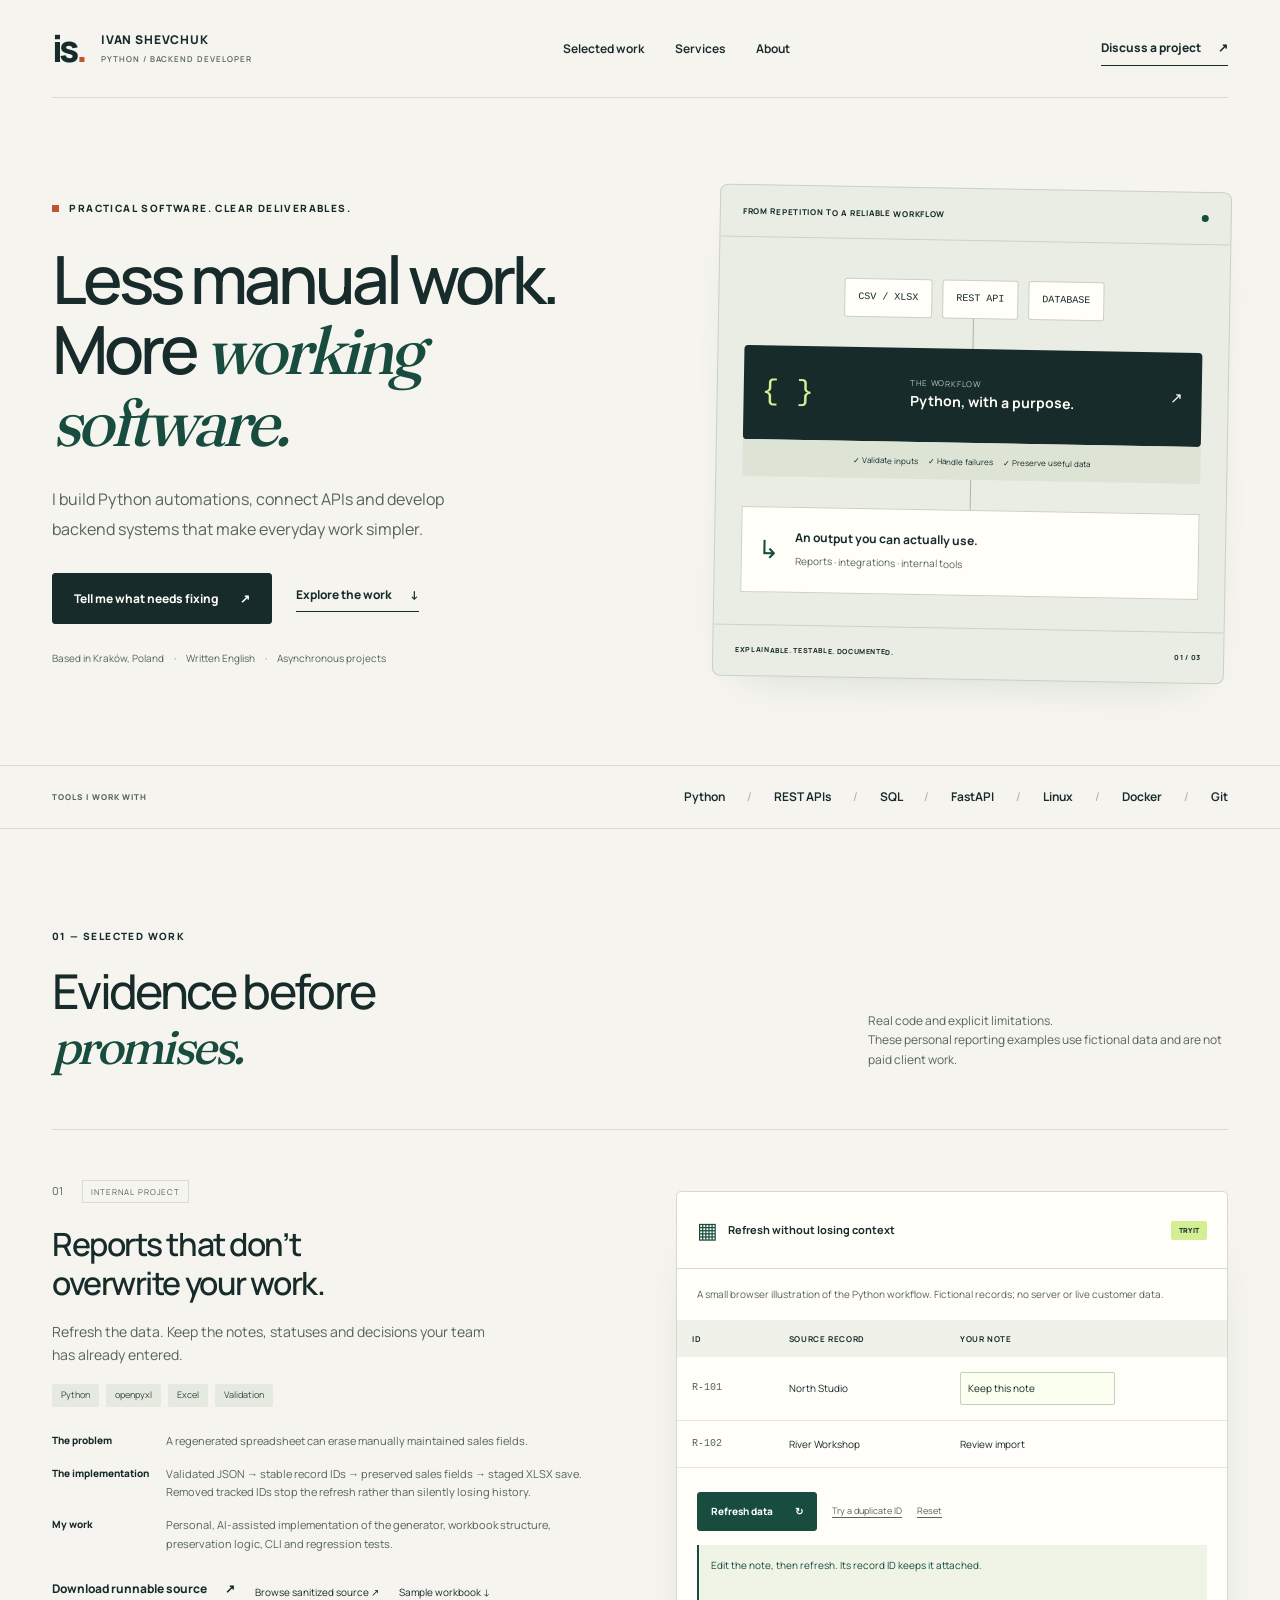
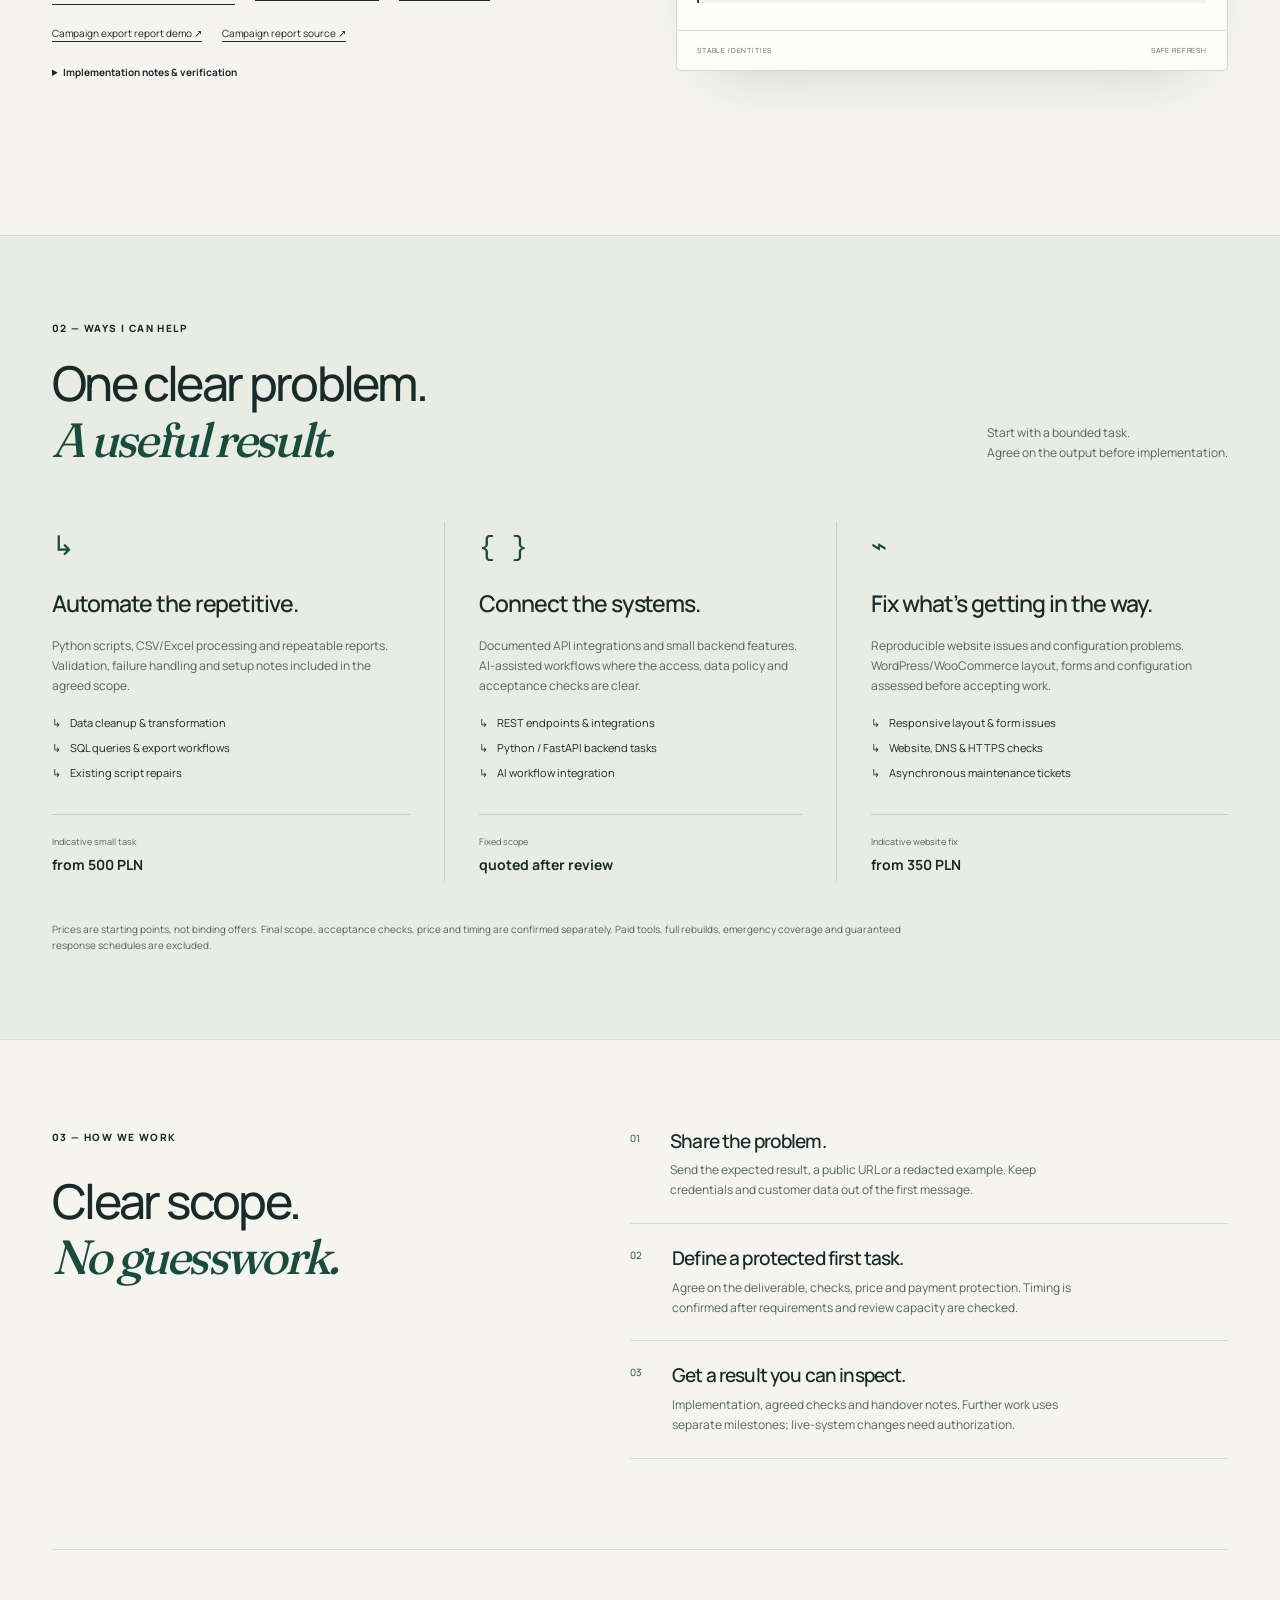
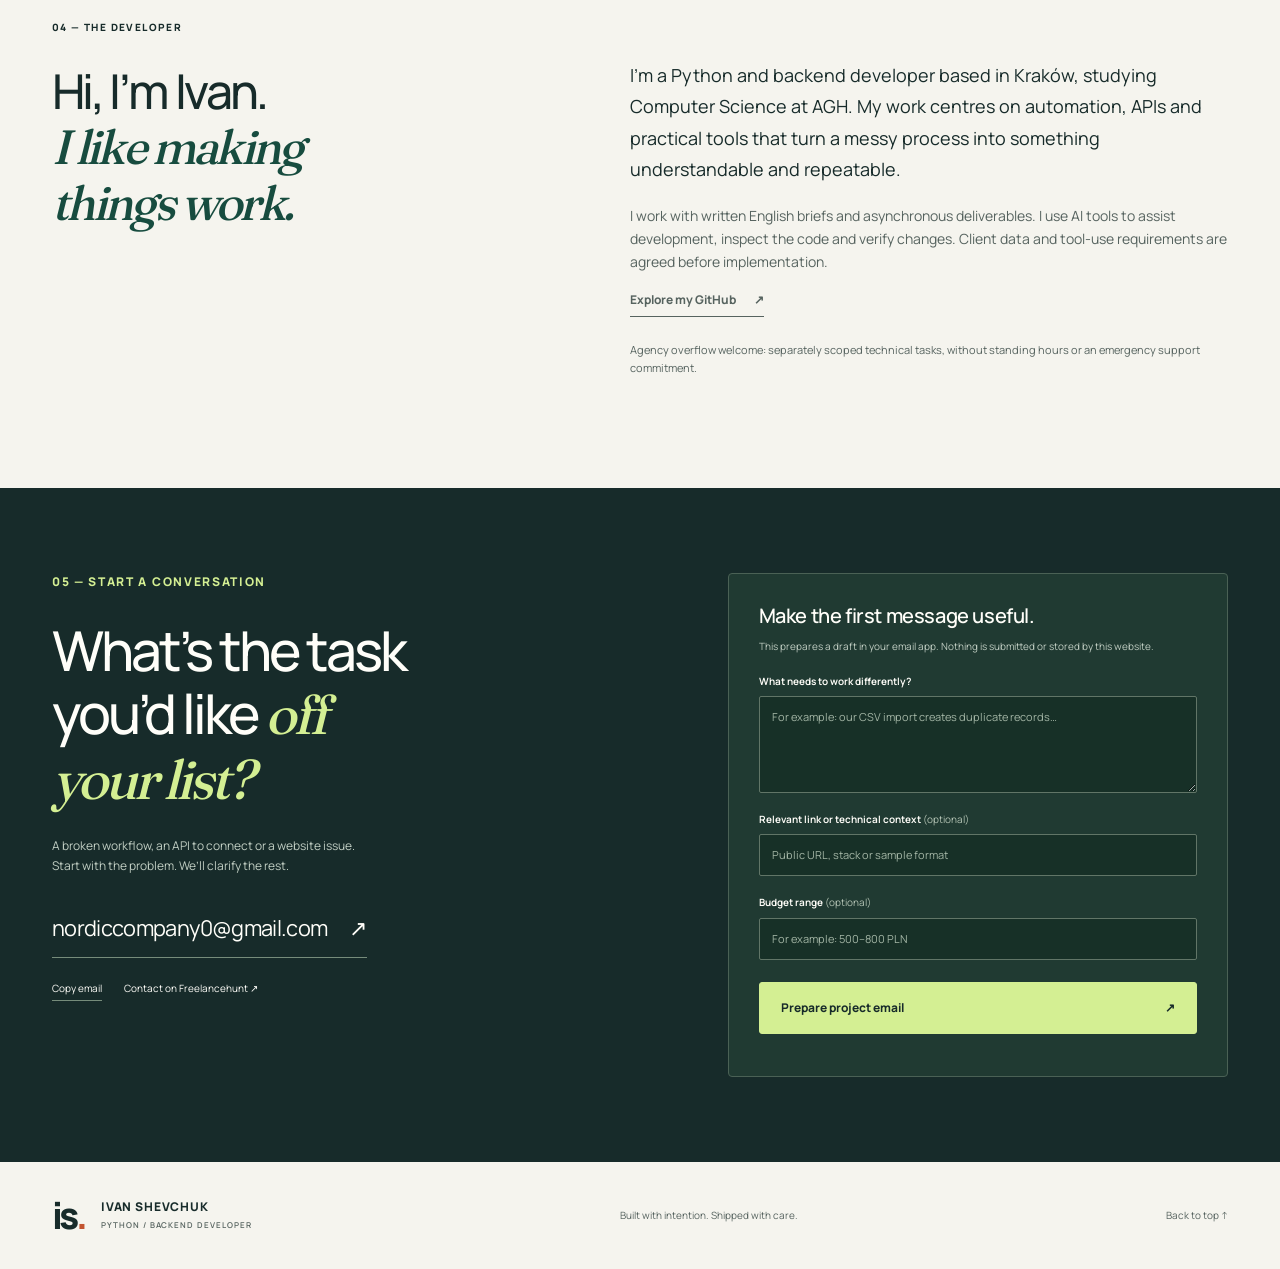
<file: index.html>
<!doctype html>
<html lang="en">
<head>
<meta charset="utf-8"><meta name="viewport" content="width=device-width,initial-scale=1">
<title>Ivan Shevchuk — Python & Backend Developer</title>
<meta name="description" content="Python automation, API integrations and practical backend systems. Explore runnable code, an interactive reporting example and clearly scoped technical services.">
<meta name="theme-color" content="#f5f4ee"><meta property="og:title" content="Ivan Shevchuk — Software that makes work simpler."><meta property="og:description" content="Python automation, APIs and backend systems. Explore the work. Discuss a defined project."><meta property="og:type" content="website">
<link rel="icon" href="/assets/mark.svg" type="image/svg+xml"><link rel="stylesheet" href="/styles.css">
<link rel="preload" href="/assets/fonts/manrope.woff2" as="font" type="font/woff2" crossorigin>
<script type="module" src="/app.js"></script>
<link rel="canonical" href="https://ivanshevchuk0.github.io/">
<meta property="og:url" content="https://ivanshevchuk0.github.io/">
</head>
<body>
<a class="skip" href="#main">Skip to content</a>
<header class="site-header wrap">
<a class="identity" href="#" aria-label="Ivan Shevchuk home"><span class="monogram">is<span>.</span></span><span>IVAN SHEVCHUK<br><small>PYTHON / BACKEND DEVELOPER</small></span></a>
<nav aria-label="Main navigation"><a href="#work">Selected work</a><a href="#services">Services</a><a href="#about">About</a></nav>
<a class="header-contact" href="#contact">Discuss a project <span aria-hidden="true">↗</span></a>
</header>
<main id="main">
<section class="hero wrap" aria-labelledby="hero-title">
<div class="hero-copy"><p class="eyebrow"><span class="square"></span> PRACTICAL SOFTWARE. CLEAR DELIVERABLES.</p>
<h1 id="hero-title">Less manual work.<br>More <em>working<br class="desktop-break"> software.</em></h1>
<p class="hero-description">I build Python automations, connect APIs and develop backend systems that make everyday work simpler.</p>
<div class="hero-actions"><a class="button primary" href="#contact">Tell me what needs fixing <span aria-hidden="true">↗</span></a><a class="text-link" href="#work">Explore the work <span aria-hidden="true">↓</span></a></div>
<p class="hero-meta">Based in Kraków, Poland <span>·</span> Written English <span>·</span> Asynchronous projects</p>
</div>
<div class="system-visual" aria-label="Illustrative architecture: source data moves through Python processing to a useful output">
<div class="system-top"><span>FROM REPETITION TO A RELIABLE WORKFLOW</span><span class="status-dot" aria-hidden="true"></span></div>
<div class="system-pipeline"><div class="source-chips"><span>CSV / XLSX</span><span>REST API</span><span>DATABASE</span></div><div class="connector" aria-hidden="true"></div><div class="processor"><span class="processor-mark" aria-hidden="true">{ }</span><div><small>THE WORKFLOW</small><strong>Python, with a purpose.</strong></div><span aria-hidden="true">↗</span></div><div class="system-checks"><span>✓ Validate inputs</span><span>✓ Handle failures</span><span>✓ Preserve useful data</span></div><div class="connector" aria-hidden="true"></div><div class="output-line"><span class="file-icon" aria-hidden="true">↳</span><div><strong>An output you can actually use.</strong><small>Reports · integrations · internal tools</small></div></div></div>
<div class="system-bottom"><span>EXPLAINABLE. TESTABLE. DOCUMENTED.</span><span>01 / 03</span></div>
</div>
</section>
<div class="capability-strip"><div class="wrap"><span>TOOLS I WORK WITH</span><p>Python <b>/</b> REST APIs <b>/</b> SQL <b>/</b> FastAPI <b>/</b> Linux <b>/</b> Docker <b>/</b> Git</p></div></div>

<section id="work" class="work-section wrap" aria-labelledby="work-title">
<div class="section-heading"><div><p class="eyebrow">01 — SELECTED WORK</p><h2 id="work-title">Evidence before<br><em>promises.</em></h2></div><p>Real code and explicit limitations.<br>These personal reporting examples use fictional data and are not paid client work.</p></div>
<article class="project project-report">
<div class="project-description"><div class="project-number">01 <span>INTERNAL PROJECT</span></div><h3>Reports that don’t<br>overwrite your work.</h3><p class="project-intro">Refresh the data. Keep the notes, statuses and decisions your team has already entered.</p><div class="tags"><span>Python</span><span>openpyxl</span><span>Excel</span><span>Validation</span></div>
<dl class="case-summary"><div><dt>The problem</dt><dd>A regenerated spreadsheet can erase manually maintained sales fields.</dd></div><div><dt>The implementation</dt><dd>Validated JSON → stable record IDs → preserved sales fields → staged XLSX save. Removed tracked IDs stop the refresh rather than silently losing history.</dd></div><div><dt>My work</dt><dd>Personal, AI-assisted implementation of the generator, workbook structure, preservation logic, CLI and regression tests.</dd></div></dl>
<div class="project-links"><a class="text-link" href="/samples/reporting-tool.zip" download>Download runnable source <span aria-hidden="true">↗</span></a><a href="https://github.com/ivanshevchuk0/ivanshevchuk0.github.io/tree/main/examples/reporting">Browse sanitized source ↗</a><a href="/samples/tracker-demo.xlsx" download>Sample workbook ↓</a><a href="/examples/advertising-reporting/example-output/report.html">Campaign export report demo ↗</a><a href="https://github.com/ivanshevchuk0/ivanshevchuk0.github.io/tree/main/examples/advertising-reporting">Campaign report source ↗</a></div>
<details><summary>Implementation notes & verification</summary><p>Two existing regression tests were run for this portfolio: duplicate-input rejection and preservation across growth/reordering. Both passed. The sample download contains fictional records only. This is a local reporting tool, not a CRM or an outreach bot. Sanitized source is available in the dedicated public portfolio repository and as a ZIP download.</p><p>The additional campaign-export report is an offline Python demonstration with fictional Google, Meta and TikTok-labelled data. It validates normalized CSV input and calculates weighted metrics, with 12 passing tests. It does not connect to advertising accounts, change campaigns, generate AI recommendations or establish confirmed sales.</p></details>
</div>
<div class="report-lab"><div class="lab-toolbar"><span class="lab-icon" aria-hidden="true">▦</span><strong>Refresh without losing context</strong><span class="demo-badge">TRY IT</span></div><p class="lab-caption">A small browser illustration of the Python workflow. Fictional records; no server or live customer data.</p>
<div class="table-scroll"><table><caption class="sr-only">Fictional report data with editable notes</caption><thead><tr><th>ID</th><th>Source record</th><th>Your note</th></tr></thead><tbody><tr><td>R-101</td><td>North Studio</td><td><input id="record-note" aria-label="Note for record R-101" value="Keep this note" maxlength="70"></td></tr><tr><td>R-102</td><td>River Workshop</td><td>Review import</td></tr><tr id="added-row" hidden><td>R-103</td><td>New source record</td><td>—</td></tr></tbody></table></div>
<div class="lab-controls"><button id="refresh-demo" class="button compact" type="button">Refresh data <span aria-hidden="true">↻</span></button><button id="duplicate-demo" class="subtle-button" type="button">Try a duplicate ID</button><button id="reset-demo" class="subtle-button" type="button">Reset</button></div>
<div id="lab-result" class="lab-result" role="status">Edit the note, then refresh. Its record ID keeps it attached.</div>
<div class="lab-foot"><span>STABLE IDENTITIES</span><span>SAFE REFRESH</span></div></div>
</article>




</section>

<section id="services" class="services-section" aria-labelledby="services-title"><div class="wrap">
<div class="section-heading"><div><p class="eyebrow">02 — WAYS I CAN HELP</p><h2 id="services-title">One clear problem.<br><em>A useful result.</em></h2></div><p>Start with a bounded task.<br>Agree on the output before implementation.</p></div>
<div class="services-grid"><article><span class="service-symbol" aria-hidden="true">↳</span><h3>Automate the repetitive.</h3><p>Python scripts, CSV/Excel processing and repeatable reports. Validation, failure handling and setup notes included in the agreed scope.</p><ul><li>Data cleanup & transformation</li><li>SQL queries & export workflows</li><li>Existing script repairs</li></ul><p class="service-rate">Indicative small task <strong>from 500 PLN</strong></p></article>
<article><span class="service-symbol" aria-hidden="true">{ }</span><h3>Connect the systems.</h3><p>Documented API integrations and small backend features. AI-assisted workflows where the access, data policy and acceptance checks are clear.</p><ul><li>REST endpoints & integrations</li><li>Python / FastAPI backend tasks</li><li>AI workflow integration</li></ul><p class="service-rate">Fixed scope <strong>quoted after review</strong></p></article>
<article><span class="service-symbol" aria-hidden="true">⌁</span><h3>Fix what’s getting in the way.</h3><p>Reproducible website issues and configuration problems. WordPress/WooCommerce layout, forms and configuration assessed before accepting work.</p><ul><li>Responsive layout & form issues</li><li>Website, DNS & HTTPS checks</li><li>Asynchronous maintenance tickets</li></ul><p class="service-rate">Indicative website fix <strong>from 350 PLN</strong></p></article></div>
<p class="scope-note">Prices are starting points, not binding offers. Final scope, acceptance checks, price and timing are confirmed separately. Paid tools, full rebuilds, emergency coverage and guaranteed response schedules are excluded.</p>
</div></section>

<section class="process-section wrap" aria-labelledby="process-title"><div><p class="eyebrow">03 — HOW WE WORK</p><h2 id="process-title">Clear scope.<br><em>No guesswork.</em></h2></div><ol class="process-list"><li><span>01</span><div><h3>Share the problem.</h3><p>Send the expected result, a public URL or a redacted example. Keep credentials and customer data out of the first message.</p></div></li><li><span>02</span><div><h3>Define a protected first task.</h3><p>Agree on the deliverable, checks, price and payment protection. Timing is confirmed after requirements and review capacity are checked.</p></div></li><li><span>03</span><div><h3>Get a result you can inspect.</h3><p>Implementation, agreed checks and handover notes. Further work uses separate milestones; live-system changes need authorization.</p></div></li></ol></section>

<section id="about" class="about-section wrap" aria-labelledby="about-title"><div class="about-title"><p class="eyebrow">04 — THE DEVELOPER</p><h2 id="about-title">Hi, I’m Ivan.<br><em>I like making<br>things work.</em></h2></div><div class="about-copy"><p>I’m a Python and backend developer based in Kraków, studying Computer Science at AGH. My work centres on automation, APIs and practical tools that turn a messy process into something understandable and repeatable.</p><p>I work with written English briefs and asynchronous deliverables. I use AI tools to assist development, inspect the code and verify changes. Client data and tool-use requirements are agreed before implementation.</p><a class="text-link" href="https://github.com/ivanshevchuk0">Explore my GitHub <span aria-hidden="true">↗</span></a><p class="about-small">Agency overflow welcome: separately scoped technical tasks, without standing hours or an emergency support commitment.</p></div></section>

<section id="contact" class="contact-section" aria-labelledby="contact-title"><div class="wrap contact-grid"><div><p class="eyebrow">05 — START A CONVERSATION</p><h2 id="contact-title">What’s the task<br>you’d like <em>off<br>your list?</em></h2><p>A broken workflow, an API to connect or a website issue.<br>Start with the problem. We’ll clarify the rest.</p><a class="contact-email" href="mailto:nordiccompany0@gmail.com?subject=Technical%20project%20inquiry">nordiccompany0@gmail.com <span aria-hidden="true">↗</span></a><div class="contact-secondary"><button id="copy-email" type="button">Copy email</button><a href="https://freelancehunt.com/en/freelancer/ivan_shevchukk.html">Contact on Freelancehunt ↗</a></div><p id="copy-status" role="status" class="contact-status"></p></div>
<form id="brief-form" class="brief-form" action="mailto:nordiccompany0@gmail.com" method="get"><h3>Make the first message useful.</h3><p>This prepares a draft in your email app. Nothing is submitted or stored by this website.</p><label for="brief-problem">What needs to work differently?</label><textarea id="brief-problem" name="problem" rows="4" required maxlength="2000" placeholder="For example: our CSV import creates duplicate records…"></textarea><label for="brief-context">Relevant link or technical context <span>(optional)</span></label><input id="brief-context" name="context" maxlength="500" placeholder="Public URL, stack or sample format"><label for="brief-budget">Budget range <span>(optional)</span></label><input id="brief-budget" name="budget" maxlength="100" placeholder="For example: 500–800 PLN"><button class="button primary" type="submit">Prepare project email <span aria-hidden="true">↗</span></button><p class="form-status" id="brief-status" role="status"></p><a id="prepared-email" hidden href="mailto:nordiccompany0@gmail.com">Open prepared email draft ↗</a></form>
</div></section>
</main>
<footer class="wrap"><a class="identity" href="#"><span class="monogram">is<span>.</span></span><span>IVAN SHEVCHUK<br><small>PYTHON / BACKEND DEVELOPER</small></span></a><p>Built with intention. Shipped with care.</p><a href="#main">Back to top ↑</a></footer>
</body></html>
</file>
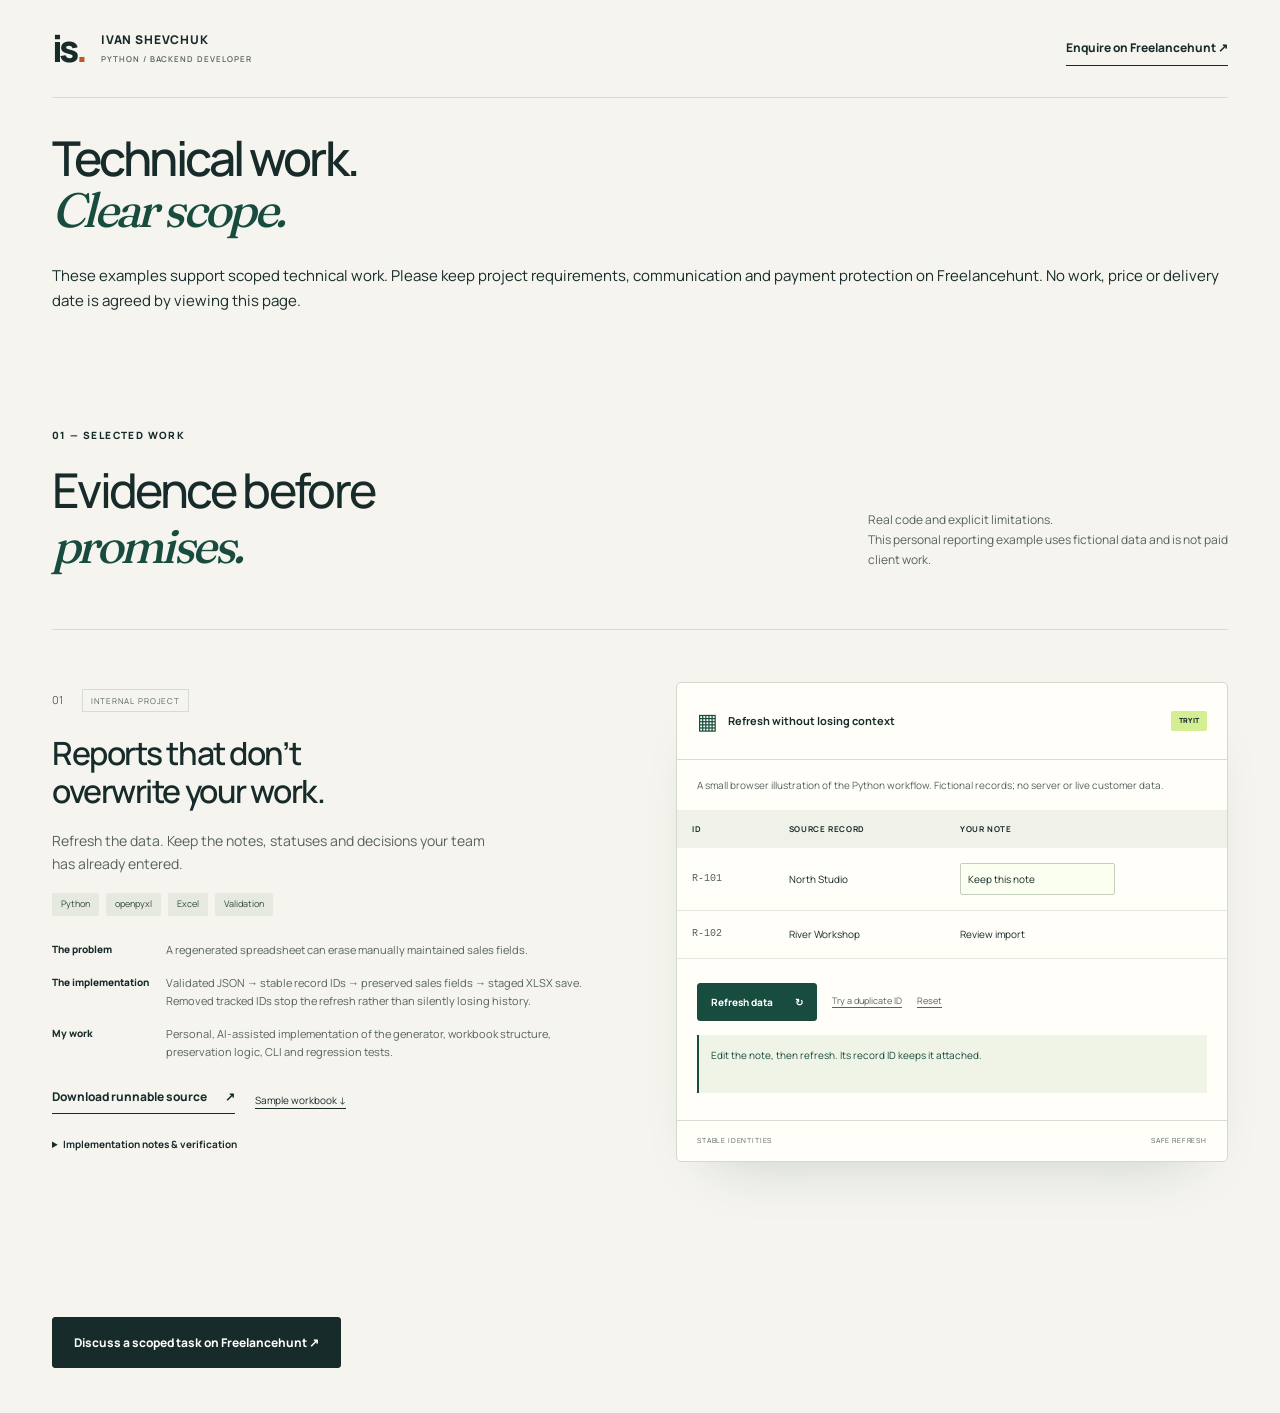
<file: work/index.html>
<!doctype html><html lang="en"><head><meta charset="utf-8"><meta name="viewport" content="width=device-width,initial-scale=1"><title>Technical work examples | Ivan Shevchuk</title><meta name="description" content="Personal reporting automation example with fictional data. Freelancehunt enquiries stay in platform messages."><link rel="icon" href="/assets/mark.svg"><link rel="stylesheet" href="/styles.css"><script type="module" src="/work/work.js"></script><link rel="canonical" href="https://ivanshevchuk0.github.io/work/"><style>.project-links>span{display:none}</style></head><body><header class="site-header wrap"><a class="identity" href="#main"><span class="monogram">is<span>.</span></span><span>IVAN SHEVCHUK<br><small>PYTHON / BACKEND DEVELOPER</small></span></a><a class="header-contact" href="https://freelancehunt.com/en/freelancer/ivan_shevchukk.html">Enquire on Freelancehunt ↗</a></header><main id="main"><div class="wrap" style="padding-top:35px"><h1 style="font-size:48px">Technical work.<br><em>Clear scope.</em></h1><p>These examples support scoped technical work. Please keep project requirements, communication and payment protection on Freelancehunt. No work, price or delivery date is agreed by viewing this page.</p></div><section id="work" class="work-section wrap" aria-labelledby="work-title">
<div class="section-heading"><div><p class="eyebrow">01 — SELECTED WORK</p><h2 id="work-title">Evidence before<br><em>promises.</em></h2></div><p>Real code and explicit limitations.<br>This personal reporting example uses fictional data and is not paid client work.</p></div>
<article class="project project-report">
<div class="project-description"><div class="project-number">01 <span>INTERNAL PROJECT</span></div><h3>Reports that don’t<br>overwrite your work.</h3><p class="project-intro">Refresh the data. Keep the notes, statuses and decisions your team has already entered.</p><div class="tags"><span>Python</span><span>openpyxl</span><span>Excel</span><span>Validation</span></div>
<dl class="case-summary"><div><dt>The problem</dt><dd>A regenerated spreadsheet can erase manually maintained sales fields.</dd></div><div><dt>The implementation</dt><dd>Validated JSON → stable record IDs → preserved sales fields → staged XLSX save. Removed tracked IDs stop the refresh rather than silently losing history.</dd></div><div><dt>My work</dt><dd>Personal, AI-assisted implementation of the generator, workbook structure, preservation logic, CLI and regression tests.</dd></div></dl>
<div class="project-links"><a class="text-link" href="/samples/reporting-tool.zip" download>Download runnable source <span aria-hidden="true">↗</span></a><span>Browse sanitized source ↗</span><a href="/samples/tracker-demo.xlsx" download>Sample workbook ↓</a></div>
<details><summary>Implementation notes & verification</summary><p>Two existing regression tests were run for this portfolio: duplicate-input rejection and preservation across growth/reordering. Both passed. The sample download contains fictional records only. This is a local reporting tool, not a CRM or an outreach bot. Sanitized source is available in the dedicated public portfolio repository and as a ZIP download.</p></details>
</div>
<div class="report-lab"><div class="lab-toolbar"><span class="lab-icon" aria-hidden="true">▦</span><strong>Refresh without losing context</strong><span class="demo-badge">TRY IT</span></div><p class="lab-caption">A small browser illustration of the Python workflow. Fictional records; no server or live customer data.</p>
<div class="table-scroll"><table><caption class="sr-only">Fictional report data with editable notes</caption><thead><tr><th>ID</th><th>Source record</th><th>Your note</th></tr></thead><tbody><tr><td>R-101</td><td>North Studio</td><td><input id="record-note" aria-label="Note for record R-101" value="Keep this note" maxlength="70"></td></tr><tr><td>R-102</td><td>River Workshop</td><td>Review import</td></tr><tr id="added-row" hidden><td>R-103</td><td>New source record</td><td>—</td></tr></tbody></table></div>
<div class="lab-controls"><button id="refresh-demo" class="button compact" type="button">Refresh data <span aria-hidden="true">↻</span></button><button id="duplicate-demo" class="subtle-button" type="button">Try a duplicate ID</button><button id="reset-demo" class="subtle-button" type="button">Reset</button></div>
<div id="lab-result" class="lab-result" role="status">Edit the note, then refresh. Its record ID keeps it attached.</div>
<div class="lab-foot"><span>STABLE IDENTITIES</span><span>SAFE REFRESH</span></div></div>
</article>




</section><div class="wrap" style="padding-bottom:45px"><a class="button primary" href="https://freelancehunt.com/en/freelancer/ivan_shevchukk.html">Discuss a scoped task on Freelancehunt ↗</a></div></main></body></html>
</file>
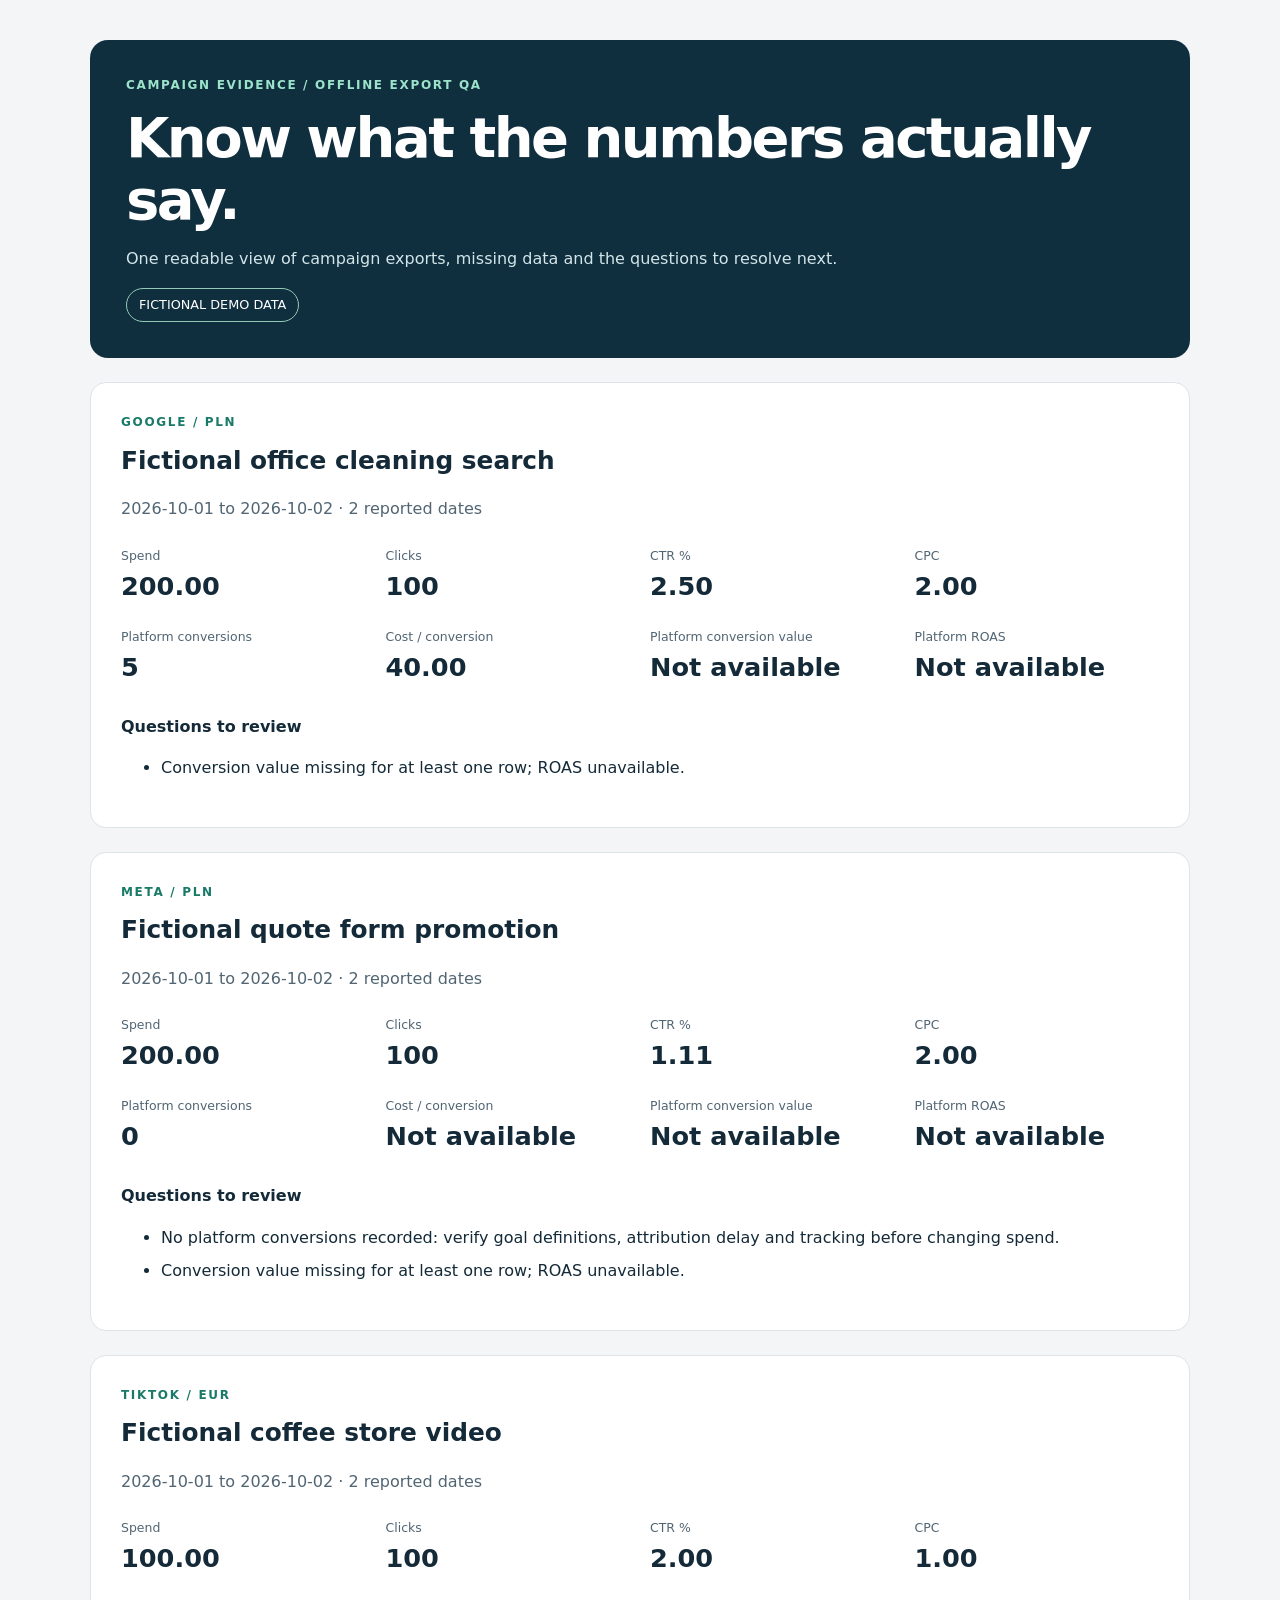
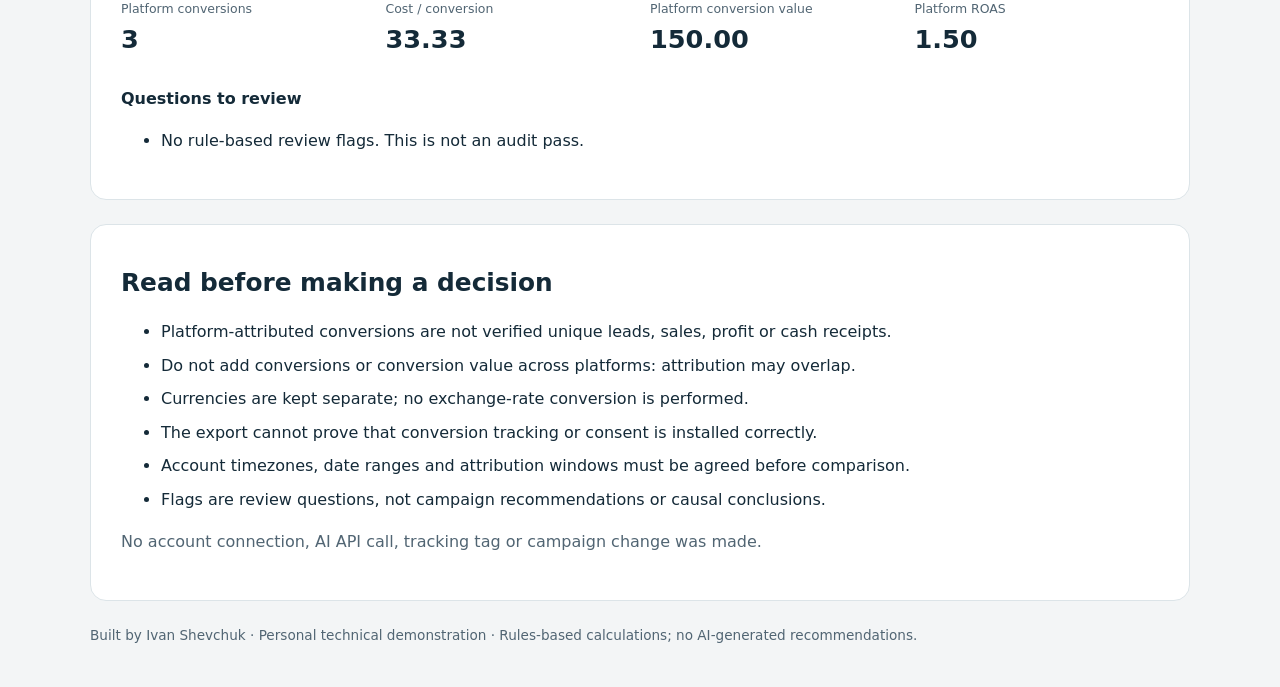
<file: examples/advertising-reporting/example-output/report.html>
<!doctype html><html lang="en"><meta charset="utf-8"><meta name="viewport" content="width=device-width,initial-scale=1"><title>Campaign Evidence — Export Report</title><style>body{margin:0;background:#f3f5f6;color:#142a38;font:16px/1.6 system-ui,sans-serif}main{max-width:1100px;margin:auto;padding:40px 22px}header{background:#102f3e;color:white;padding:36px;border-radius:18px}h1{font-size:clamp(2rem,5vw,3.5rem);line-height:1.1;letter-spacing:-.045em;margin:12px 0}h2{margin:8px 0;font-size:1.55rem}h3{font-size:1rem;margin-top:26px}.eyebrow{font-size:.75rem;letter-spacing:.14em;font-weight:700;color:#197a68}header .eyebrow{color:#9be3cb}.badge{display:inline-block;padding:6px 12px;border:1px solid #94c9b8;border-radius:30px;font-size:.8rem}article,aside{background:white;padding:30px;margin:24px 0;border:1px solid #dce4e8;border-radius:16px}.grid{display:grid;grid-template-columns:repeat(4,minmax(0,1fr));gap:20px;margin:24px 0}.metric span{display:block;font-size:.78rem;color:#516573}.metric strong{font-size:1.6rem;font-weight:650;overflow-wrap:anywhere}li{margin:8px 0}p{color:#516573}header p{color:#d2e5e9}footer{font-size:.85rem;color:#516573}@media(max-width:640px){main{padding:16px}header,article,aside{padding:22px}.grid{grid-template-columns:repeat(2,minmax(0,1fr));gap:16px}.metric strong{font-size:1.3rem}}</style><main><header><div class="eyebrow">CAMPAIGN EVIDENCE / OFFLINE EXPORT QA</div><h1>Know what the numbers actually say.</h1><p>One readable view of campaign exports, missing data and the questions to resolve next.</p><span class="badge">FICTIONAL DEMO DATA</span></header><article><div class="eyebrow">GOOGLE / PLN</div><h2>Fictional office cleaning search</h2><p>2026-10-01 to 2026-10-02 · 2 reported dates</p><div class="grid"><div class="metric"><span>Spend</span><strong>200.00</strong></div><div class="metric"><span>Clicks</span><strong>100</strong></div><div class="metric"><span>CTR %</span><strong>2.50</strong></div><div class="metric"><span>CPC</span><strong>2.00</strong></div><div class="metric"><span>Platform conversions</span><strong>5</strong></div><div class="metric"><span>Cost / conversion</span><strong>40.00</strong></div><div class="metric"><span>Platform conversion value</span><strong>Not available</strong></div><div class="metric"><span>Platform ROAS</span><strong>Not available</strong></div></div><h3>Questions to review</h3><ul><li>Conversion value missing for at least one row; ROAS unavailable.</li></ul></article><article><div class="eyebrow">META / PLN</div><h2>Fictional quote form promotion</h2><p>2026-10-01 to 2026-10-02 · 2 reported dates</p><div class="grid"><div class="metric"><span>Spend</span><strong>200.00</strong></div><div class="metric"><span>Clicks</span><strong>100</strong></div><div class="metric"><span>CTR %</span><strong>1.11</strong></div><div class="metric"><span>CPC</span><strong>2.00</strong></div><div class="metric"><span>Platform conversions</span><strong>0</strong></div><div class="metric"><span>Cost / conversion</span><strong>Not available</strong></div><div class="metric"><span>Platform conversion value</span><strong>Not available</strong></div><div class="metric"><span>Platform ROAS</span><strong>Not available</strong></div></div><h3>Questions to review</h3><ul><li>No platform conversions recorded: verify goal definitions, attribution delay and tracking before changing spend.</li><li>Conversion value missing for at least one row; ROAS unavailable.</li></ul></article><article><div class="eyebrow">TIKTOK / EUR</div><h2>Fictional coffee store video</h2><p>2026-10-01 to 2026-10-02 · 2 reported dates</p><div class="grid"><div class="metric"><span>Spend</span><strong>100.00</strong></div><div class="metric"><span>Clicks</span><strong>100</strong></div><div class="metric"><span>CTR %</span><strong>2.00</strong></div><div class="metric"><span>CPC</span><strong>1.00</strong></div><div class="metric"><span>Platform conversions</span><strong>3</strong></div><div class="metric"><span>Cost / conversion</span><strong>33.33</strong></div><div class="metric"><span>Platform conversion value</span><strong>150.00</strong></div><div class="metric"><span>Platform ROAS</span><strong>1.50</strong></div></div><h3>Questions to review</h3><ul><li>No rule-based review flags. This is not an audit pass.</li></ul></article><aside><h2>Read before making a decision</h2><ul><li>Platform-attributed conversions are not verified unique leads, sales, profit or cash receipts.</li><li>Do not add conversions or conversion value across platforms: attribution may overlap.</li><li>Currencies are kept separate; no exchange-rate conversion is performed.</li><li>The export cannot prove that conversion tracking or consent is installed correctly.</li><li>Account timezones, date ranges and attribution windows must be agreed before comparison.</li><li>Flags are review questions, not campaign recommendations or causal conclusions.</li></ul><p>No account connection, AI API call, tracking tag or campaign change was made.</p></aside><footer>Built by Ivan Shevchuk · Personal technical demonstration · Rules-based calculations; no AI-generated recommendations.</footer></main></html>
</file>
<file: styles.css>
@font-face{font-family:Manrope;src:url('/assets/fonts/manrope.woff2') format('woff2');font-display:swap;font-weight:200 800}@font-face{font-family:Fraunces;src:url('/assets/fonts/fraunces.woff2') format('woff2');font-display:swap;font-weight:100 900}
:root{--paper:#f5f4ee;--ink:#172b2a;--muted:#56635f;--line:#d7dcd3;--green:#174c3f;--lime:#d4ef93;--orange:#c25430;--white:#fffef9}*{box-sizing:border-box}html{scroll-behavior:smooth;scroll-padding-top:32px}body{margin:0;background:var(--paper);color:var(--ink);font-family:Manrope,Arial,sans-serif;font-size:15px;line-height:1.65}button,input,textarea{font:inherit}a{color:inherit;text-decoration:none}a,button{-webkit-tap-highlight-color:transparent}button{cursor:pointer}a:focus-visible,button:focus-visible,summary:focus-visible{outline:3px solid var(--orange);outline-offset:5px}input:focus-visible,textarea:focus-visible{outline:2px solid var(--green);outline-offset:2px}button:disabled{cursor:not-allowed}.wrap{width:min(1240px,calc(100% - 104px));margin-inline:auto}.site-header{display:flex;align-items:center;justify-content:space-between;gap:28px;padding-block:30px;border-bottom:1px solid var(--line)}.identity{display:flex;gap:13px;align-items:center;font-weight:800;font-size:12px;line-height:1.45;letter-spacing:.07em}.identity small{font-size:8px;letter-spacing:.12em;font-weight:600;color:var(--muted)}.monogram{font-size:37px;letter-spacing:-.1em;line-height:1;margin-right:4px}.monogram span{color:var(--orange)}nav{display:flex;gap:31px;font-size:12px;font-weight:650}.header-contact{font-size:12px;font-weight:750;border-bottom:1px solid var(--ink);padding:7px 0}.header-contact span{margin-left:15px}a:hover{color:var(--green)}nav a:hover,.text-link:hover{color:var(--orange)}.eyebrow{font-size:10px;font-weight:800;letter-spacing:.14em;line-height:1.5;margin:0 0 28px}.square{width:7px;height:7px;display:inline-block;background:var(--orange);margin-right:7px}.hero{display:grid;grid-template-columns:1.2fr 1fr;gap:50px;align-items:center;padding-block:90px 85px}h1,h2,h3,p{margin-top:0}h1{font-size:clamp(48px,5.2vw,74px);font-weight:550;line-height:1.06;letter-spacing:-.06em;margin-bottom:28px}em{font-family:Fraunces,Georgia,serif;font-weight:450;letter-spacing:-.055em}h1 em{color:var(--green)}.hero-description{max-width:440px;font-size:16px;color:var(--muted);line-height:1.85;margin-bottom:28px}.hero-actions{display:flex;gap:24px;align-items:center;flex-wrap:wrap}.button{border:1px solid var(--ink);display:inline-flex;align-items:center;justify-content:space-between;gap:22px;padding:15px 21px;font-size:12px;font-weight:750;background:transparent;color:var(--ink);border-radius:3px;transition:background .15s,color .15s}.button.primary{background:var(--ink);color:var(--white)}.button.primary:hover{background:var(--green)}.text-link{font-size:12px;font-weight:750;display:inline-flex;align-items:center;gap:18px;border-bottom:1px solid;padding-bottom:6px}.hero-meta{font-size:10px;color:var(--muted);margin-top:26px;margin-bottom:0}.hero-meta span{margin:0 8px}.system-visual{border:1px solid #cad1c3;border-radius:8px;background:#e9ede3;box-shadow:0 20px 50px -35px #1c433d44;transform:rotate(1deg)}.system-top,.system-bottom{display:flex;justify-content:space-between;align-items:center;padding:19px 22px;font-size:8px;letter-spacing:.09em;font-weight:750;border-bottom:1px solid #ccd3c7}.system-bottom{border-top:1px solid #ccd3c7;border-bottom:0;font-size:7px}.status-dot{width:7px;height:7px;background:var(--green);border-radius:50%}.system-pipeline{padding:39px 26px 32px}.source-chips{display:flex;justify-content:center;gap:10px}.source-chips span{font-family:monospace;font-size:10px;background:var(--white);padding:10px 13px;border:1px solid #cad1c3;border-radius:3px}.connector{height:30px;width:1px;background:#a7b9a5;margin:auto}.processor{background:var(--ink);color:var(--white);display:flex;align-items:center;justify-content:space-between;gap:10px;padding:23px 18px;border-radius:4px}.processor-mark{font-family:monospace;font-size:29px;color:var(--lime)}.processor small{font-size:8px;letter-spacing:.1em;color:#b7c8bc;display:block}.processor strong{font-size:14px}.system-checks{display:flex;flex-wrap:wrap;gap:10px;justify-content:center;background:#dde4d6;padding:12px 6px;font-size:8px}.output-line{display:flex;align-items:center;gap:16px;background:var(--white);border:1px solid #cad1c3;padding:20px 16px}.output-line strong{font-size:12px;display:block}.output-line small{font-size:10px;color:var(--muted)}.file-icon{font-size:25px;color:var(--green)}.capability-strip{border-block:1px solid var(--line)}.capability-strip .wrap{display:flex;justify-content:space-between;gap:25px;align-items:center;padding-block:21px}.capability-strip span{font-size:8px;font-weight:800;letter-spacing:.12em;color:var(--muted)}.capability-strip p{margin:0;font-size:12px;font-weight:650}.capability-strip b{margin:0 20px;color:#a1aaa0;font-weight:400}.work-section{padding-block:100px 90px}.section-heading{display:flex;justify-content:space-between;gap:30px;align-items:flex-end;margin-bottom:55px}.section-heading .eyebrow{margin-bottom:19px}h2{font-size:48px;line-height:1.15;font-weight:500;letter-spacing:-.055em;margin:0}h2 em{color:var(--green)}.section-heading>p{max-width:360px;font-size:12px;color:var(--muted);margin-bottom:4px}.project{display:grid;grid-template-columns:1fr 1fr;align-items:center;gap:72px;padding-block:52px 65px;border-top:1px solid var(--line)}.project-number{font-size:11px;color:var(--muted);margin-bottom:25px}.project-number span{font-size:8px;letter-spacing:.12em;border:1px solid var(--line);padding:5px 8px;margin-left:17px}h3{font-size:32px;font-weight:550;letter-spacing:-.045em;line-height:1.2;margin-bottom:18px}.project-intro{font-size:14px;color:var(--muted);max-width:450px;margin-bottom:18px}.tags{display:flex;flex-wrap:wrap;gap:7px;margin-bottom:25px}.tags span{font-size:9px;padding:4px 9px;border-radius:2px;background:#e6e9df;color:#334a42}.case-summary{margin:0}.case-summary>div{display:grid;grid-template-columns:104px 1fr;gap:10px;margin:15px 0}.case-summary dt{font-size:10px;font-weight:800}.case-summary dd{font-size:11px;color:var(--muted);margin:0}.project-links{display:flex;flex-wrap:wrap;align-items:center;gap:20px;margin-top:26px}.project-links>a:not(.text-link){font-size:10px;text-decoration:underline;text-underline-offset:4px}details{margin-top:22px;font-size:11px;color:var(--muted)}summary{cursor:pointer;color:var(--ink);font-size:10px;font-weight:700}details p{margin-top:13px;margin-bottom:10px;line-height:1.8}details a{text-decoration:underline}.report-lab{border:1px solid #d3d9ce;border-radius:5px;overflow:hidden;background:var(--white);box-shadow:0 30px 60px -40px #1c433d44}.lab-toolbar{display:flex;align-items:center;gap:10px;padding:20px;border-bottom:1px solid var(--line);font-size:11px}.lab-icon{color:var(--green);font-size:22px}.demo-badge{font-size:7px;margin-left:auto;background:var(--lime);padding:4px 8px;border-radius:2px;font-weight:800;white-space:nowrap}.lab-caption{font-size:10px;color:var(--muted);padding:17px 20px;margin:0}.table-scroll{overflow-x:auto}table{border-collapse:collapse;width:100%;font-size:10px;text-align:left}th{padding:12px 15px;background:#f0f2e9;font-weight:700;font-size:8px;text-transform:uppercase;letter-spacing:.08em}td{padding:15px;border-bottom:1px solid #e5e8df;white-space:nowrap}td:first-child{font-family:monospace;color:var(--muted)}td input{max-width:155px;width:100%;border:1px solid #c4d0bd;border-radius:2px;background:#fafff0;font-size:10px;padding:7px;color:var(--ink)}.lab-controls{display:flex;flex-wrap:wrap;gap:15px;padding:24px 20px 14px;align-items:center}.button.compact{padding:10px 13px;background:var(--green);border-color:var(--green);color:white;font-size:10px}.subtle-button{border:0;padding:4px 0;background:none;font-size:9px;text-decoration:underline;text-underline-offset:3px;color:var(--muted)}.lab-result{margin:0 20px 27px;font-size:10px;color:var(--green);background:#eff4e6;border-left:2px solid var(--green);padding:12px;min-height:58px}.lab-result.error{background:#fff1e8;color:#843b21;border-color:#a84b2a}.lab-foot{border-top:1px solid var(--line);display:flex;justify-content:space-between;padding:14px 20px;font-size:7px;letter-spacing:.12em;color:var(--muted)}.gateway-visual{background:var(--ink);border-radius:5px;color:#e6eddf;padding:23px 27px}.gateway-label{font-size:7px;display:flex;justify-content:space-between;letter-spacing:.1em;border-bottom:1px solid #3f5149;padding-bottom:18px}.architecture{padding:27px 10px 10px}.architecture-node{border:1px solid #56695e;padding:17px;text-align:center;font-size:12px}.architecture-node small{display:block;font-size:9px;color:#bdcabc}.architecture-arrow{display:block;text-align:center;color:#aec39c;line-height:30px}.gateway-node{border-color:#bacf9f;background:#d4ef93;color:var(--ink)}.gateway-node small{font-size:7px;color:#3b533e;letter-spacing:.15em}.gateway-node strong{display:block;font-size:19px;margin:6px 0 12px;font-weight:650}.gateway-node div{display:flex;gap:7px;justify-content:center}.gateway-node div span{font-size:7px;padding:4px 7px;border:1px solid #adca86}.architecture-split{display:grid;grid-template-columns:1fr 1fr;gap:20px}.architecture-split div{border:1px solid #56695e;padding:15px 8px;text-align:center;font-size:10px}.audit-node small{font-family:monospace;font-size:7px;margin-top:7px}.gateway-visual>p{font-size:8px;color:#c1cdbb;margin:20px 0 0}.site-preview{border:1px solid #d4d8cd;border-radius:5px;overflow:hidden;background:white;box-shadow:0 25px 55px -45px #23362a}.browser-bar{display:flex;justify-content:space-between;align-items:center;padding:14px 16px;font-size:7px;letter-spacing:.07em;color:var(--muted)}.browser-bar span:first-child{letter-spacing:2px;color:#9ca99a}.site-preview img{width:100%;height:auto;aspect-ratio:1.6;object-fit:cover;object-position:top;display:block;border-block:1px solid var(--line)}.preview-caption{padding:15px 17px;font-size:9px;display:flex;justify-content:space-between}.services-section{background:#e9ece2;border-block:1px solid var(--line);padding-block:85px}.services-grid{display:grid;grid-template-columns:repeat(3,1fr);gap:0}.services-grid article{padding:4px 34px;border-left:1px solid #c9d0c1;display:flex;flex-direction:column}.services-grid article:first-child{border-left:0;padding-left:0}.services-grid article:last-child{padding-right:0}.service-symbol{font-family:monospace;color:var(--green);font-size:27px;margin-bottom:20px}.services-grid h3{font-size:23px}.services-grid p{font-size:12px;color:var(--muted)}.services-grid ul{list-style:none;padding:0;margin:4px 0 28px;font-size:11px;line-height:2.25}.services-grid li::before{content:'↳';color:var(--green);margin-right:9px}.services-grid .service-rate{font-size:9px;padding-top:20px;border-top:1px solid #c9d0c1;margin-top:auto;margin-bottom:0}.service-rate strong{display:block;font-size:14px;margin-top:4px;color:var(--ink)}.scope-note{font-size:10px;max-width:850px;color:var(--muted);margin:40px 0 0}.process-section{display:grid;grid-template-columns:1fr 1.2fr;gap:80px;padding-block:90px}.process-list{list-style:none;padding:0;margin:0}.process-list li{display:flex;gap:30px;padding:23px 0;border-bottom:1px solid var(--line)}.process-list li:first-child{padding-top:0}.process-list li>span{font-size:10px;color:var(--green)}.process-list h3{font-size:19px;margin-bottom:8px}.process-list p{font-size:12px;color:var(--muted);margin:0;max-width:420px}.about-section{display:grid;grid-template-columns:1fr 1.2fr;gap:80px;padding-block:70px 100px;border-top:1px solid var(--line)}.about-copy{font-size:14px;color:var(--muted);padding-top:40px}.about-copy>p:first-child{font-size:18px;color:var(--ink);line-height:1.75}.about-small{font-size:11px;margin-top:24px}.contact-section{background:var(--ink);color:var(--white);padding-block:85px}.contact-grid{display:grid;grid-template-columns:1.15fr 1fr;gap:100px}.contact-section .eyebrow{color:var(--lime)}.contact-section h2{font-size:55px;margin-bottom:25px}.contact-section h2 em{color:var(--lime)}.contact-section p{font-size:12px;color:#c1cec3}.contact-email{font-size:clamp(16px,1.7vw,24px);letter-spacing:-.03em;border-bottom:1px solid #768c7b;display:inline-flex;gap:22px;padding-block:10px;margin-top:14px;overflow-wrap:anywhere}.contact-email:hover,.contact-secondary a:hover{color:var(--lime)}.contact-secondary{display:flex;flex-wrap:wrap;gap:22px;font-size:10px;margin-top:22px}.contact-secondary button{font-size:10px;color:inherit;border:0;border-bottom:1px solid #768c7b;padding:0 0 3px;background:transparent}.contact-section .contact-status{min-height:20px;font-size:10px}.brief-form{border:1px solid #4a6155;background:#203a32;padding:30px;border-radius:4px}.brief-form h3{font-size:20px;letter-spacing:-.02em;margin-bottom:10px}.brief-form>p{font-size:10px}.brief-form label{display:block;font-size:10px;margin:18px 0 7px;font-weight:650}.brief-form label span{color:#b3c3b4;font-weight:400}.brief-form input,.brief-form textarea{display:block;width:100%;border:1px solid #617567;border-radius:2px;background:#173027;color:white;font-size:11px;padding:11px 12px;resize:vertical}.brief-form input::placeholder,.brief-form textarea::placeholder{color:#a3b5a5}.brief-form input:focus-visible,.brief-form textarea:focus-visible{outline-color:var(--lime)}.brief-form .button{margin-top:22px;width:100%;background:var(--lime);border-color:var(--lime);color:var(--ink)}.brief-form .button:hover{background:#e6f4c9}.form-status{margin:12px 0 0}.brief-form>a{font-size:11px;text-decoration:underline}footer{display:flex;justify-content:space-between;gap:30px;align-items:center;padding-block:35px}footer>p,footer>a:last-child{font-size:10px;color:var(--muted);margin:0}.skip{position:absolute;top:-70px;left:15px;background:var(--ink);color:white;padding:12px;z-index:10}.skip:focus{top:10px}.sr-only{position:absolute;width:1px;height:1px;padding:0;margin:-1px;overflow:hidden;clip:rect(0,0,0,0);white-space:nowrap;border:0}[hidden]{display:none!important}
@media(min-width:1500px){.hero{padding-block:105px}.hero h1{font-size:78px}}
@media(max-width:1000px){.wrap{width:calc(100% - 64px)}.hero{gap:30px;padding-block:65px}h1{font-size:55px}.system-pipeline{padding:28px 18px}.processor{padding:20px 13px}.processor strong{font-size:12px}.system-checks{font-size:7px;gap:7px}.project{gap:40px}.capability-strip b{margin-inline:10px}.contact-grid{gap:50px}.services-grid article{padding-inline:22px}.services-grid h3{font-size:21px}.case-summary>div{grid-template-columns:85px 1fr}.contact-section h2{font-size:49px}}
@media(max-width:760px){.wrap{width:calc(100% - 40px)}.site-header{padding-block:20px;gap:10px}.identity{font-size:10px;gap:9px}.identity small{font-size:6px}.monogram{font-size:31px}nav{display:none}.header-contact{font-size:10px}.header-contact span{margin-left:7px}.hero{grid-template-columns:1fr;padding-block:48px 42px;gap:40px}.hero .eyebrow{font-size:8px;letter-spacing:.12em;margin-bottom:24px}h1{font-size:clamp(45px,10vw,66px);letter-spacing:-.055em}.desktop-break{display:none}.hero-description{font-size:14px;max-width:460px}.hero-actions{gap:23px}.button{padding:14px 16px;font-size:11px}.hero-meta{font-size:8px}.hero-meta span{margin:0 5px}.system-visual{transform:none;max-width:520px;width:100%}.system-pipeline{padding:25px}.processor strong{font-size:15px}.system-checks{font-size:9px}.system-top{font-size:7px}.capability-strip .wrap{display:block;padding-block:17px}.capability-strip p{font-size:10px;margin-top:6px;line-height:2}.capability-strip b{margin:0 9px}.work-section{padding-block:57px 30px}.section-heading{display:block;margin-bottom:35px}.section-heading>p{margin:18px 0 0;font-size:11px;max-width:380px}h2{font-size:38px}.project{grid-template-columns:1fr;gap:28px;padding-block:35px 45px}.project-description h3{font-size:29px}.project-number{margin-bottom:20px}.case-summary>div{grid-template-columns:94px 1fr}.project-gateway .gateway-visual{order:2}.project-intro{font-size:13px}.project-description{max-width:560px}.report-lab{max-width:560px;width:100%}.lab-controls{gap:16px}.gateway-visual{padding:22px}.architecture{padding-inline:8px}.gateway-label{font-size:6px}.site-preview{width:100%;max-width:560px}.services-section{padding-block:50px}.services-grid{grid-template-columns:1fr}.services-grid article,.services-grid article:first-child,.services-grid article:last-child{border-left:0;border-top:1px solid #c9d0c1;padding:27px 0}.services-grid article:first-child{padding-top:0;border-top:0}.service-symbol{margin-bottom:15px}.services-grid ul{margin-bottom:18px}.services-grid .service-rate{padding-top:15px}.scope-note{margin-top:10px}.process-section{grid-template-columns:1fr;gap:35px;padding-block:55px}.process-list li{gap:23px}.about-section{grid-template-columns:1fr;gap:20px;padding-block:45px 55px}.about-copy{padding-top:0}.about-copy>p:first-child{font-size:16px}.contact-section{padding-block:50px}.contact-grid{grid-template-columns:1fr;gap:35px}.contact-section h2{font-size:43px}.contact-email{font-size:20px;gap:12px}.brief-form{padding:23px}footer{align-items:flex-start;flex-wrap:wrap;padding-block:28px;gap:24px}footer>p{order:3;flex-basis:100%;border-top:1px solid var(--line);padding-top:18px}footer>a:last-child{margin-left:auto;padding-top:9px}}
@media(prefers-reduced-motion:reduce){html{scroll-behavior:auto}*,*::before,*::after{transition:none!important}}
</file>
